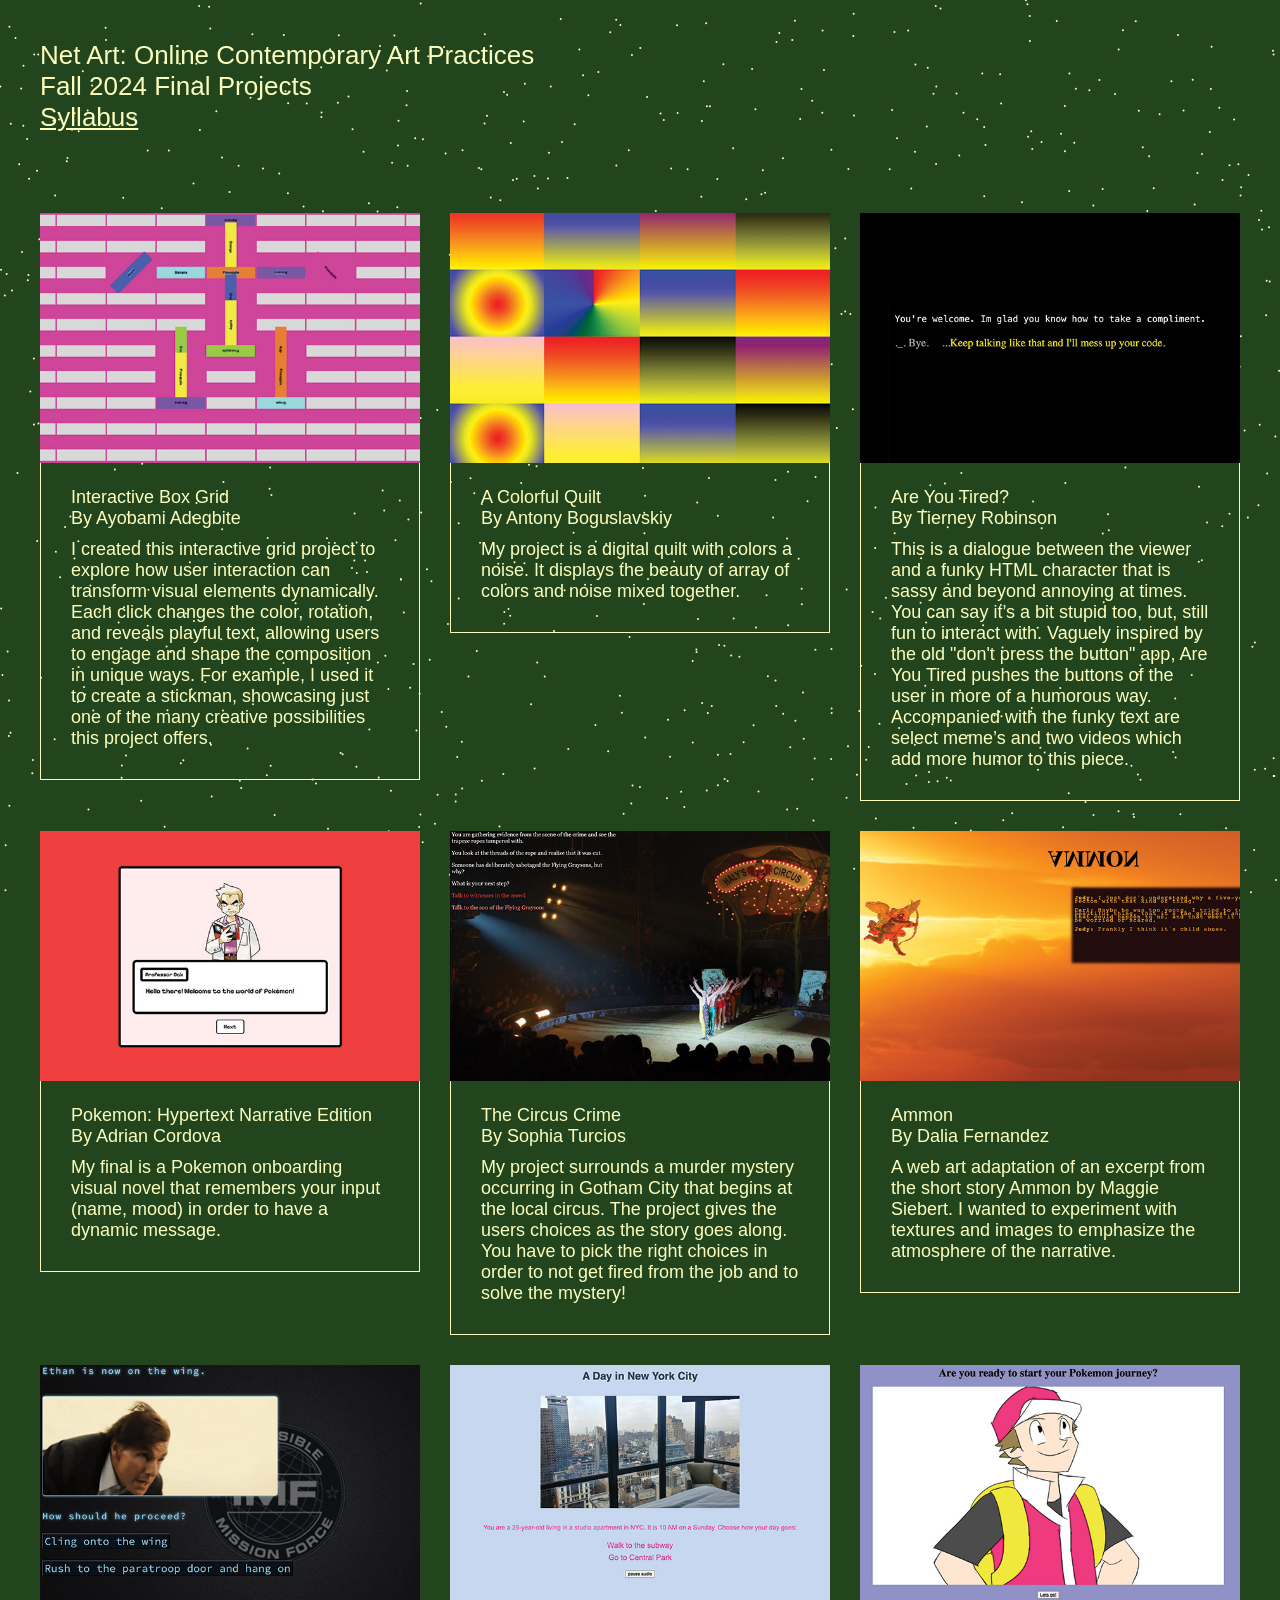
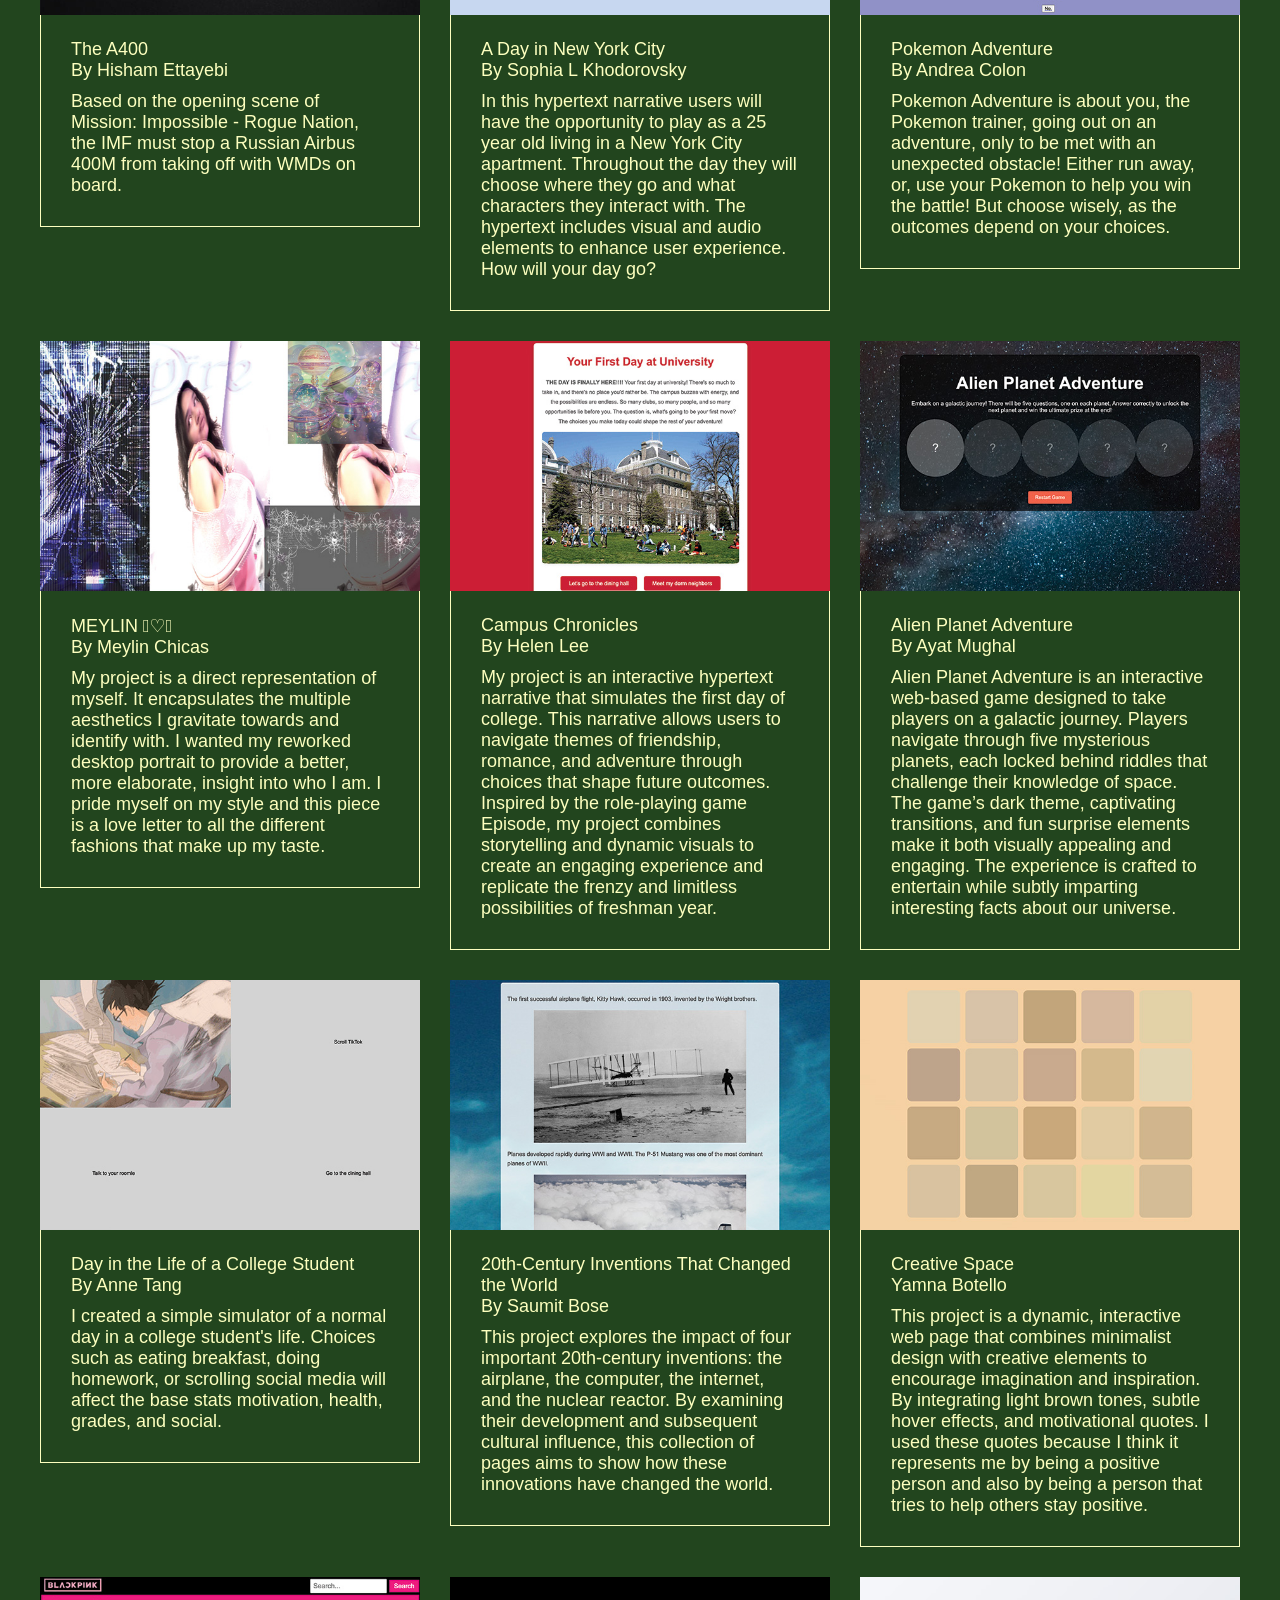
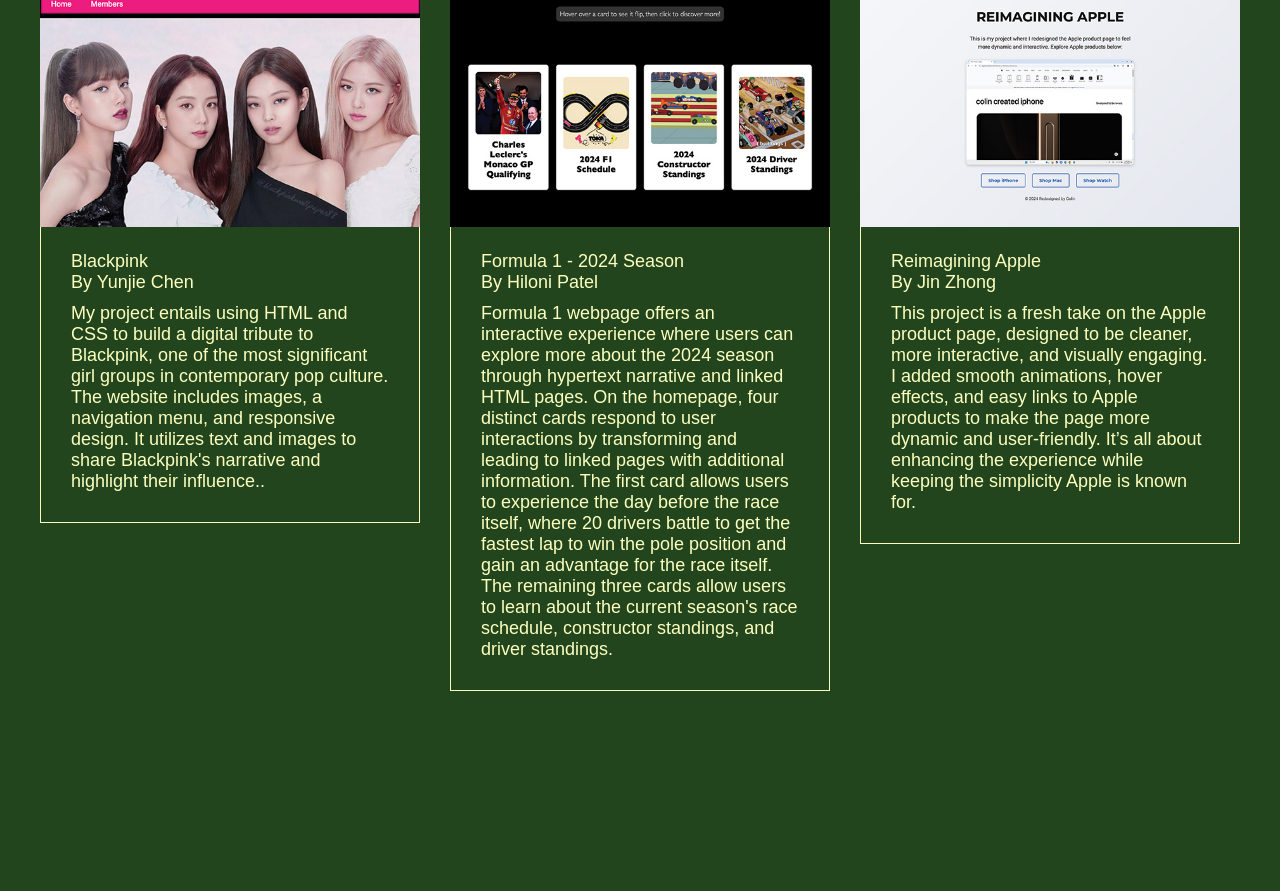
<file: exhibition/index.html>
<!DOCTYPE html>
<html lang="en">

<head>
  <meta charset="UTF-8">
  <meta name="viewport" content="width=device-width, initial-scale=1.0">
  <link rel="stylesheet" href="style.css">
  <link rel="icon" type="image/x-icon" href="img/favicon.ico">
  <title>Net Art: Online Contemporary Art Practices</title>
  <style>
  </style>
</head>

<body>


  <div class="intro">
    Net Art: Online Contemporary Art Practices<br>
    Fall 2024 Final Projects<br>
    <a
      href="https://docs.google.com/document/d/1cRj8BVva2K4J2I3PtOFCOKs5Z78Xg0tO_2DOMsREsqs/edit?usp=sharing">Syllabus</a><br>
  </div>

  <div class="container">

    <div class="row">
      <div class="module">
        <a href="https://ayobamiama.github.io/fall-2024/Final%20Transformation%20Project/"> <img src="img/ayobami.jpg"
            alt="Final Project Image"></a>
        <div class="module-content">
          <div class="project-name">Interactive Box Grid</div>
          <div class="artist-name">By Ayobami Adegbite</div>
          <div class="project-description">I created this interactive grid project to explore how user interaction can
            transform visual
            elements dynamically. Each click changes the color, rotation, and reveals playful text,
            allowing users to engage and shape the composition in unique ways. For example, I used it to
            create a stickman, showcasing just one of the many creative possibilities this project offers.</div>
        </div>
      </div>

      <div class="module">
        <a href="https://gadyamedia.github.io/2024_net_art/quilt/"><img src="img/antony.jpg"
            alt="Final Project Image"></a>
        <div class="module-content">
          <div class="project-name">A Colorful Quilt</div>
          <div class="artist-name">By Antony Boguslavskiy</div>
          <div class="project-description">My project is a digital quilt with colors a noise. It displays the beauty of
            array of colors and noise mixed together.</div>
        </div>
      </div>

      <div class="module">
        <a
          href="https://tierneyrobinson.github.io/NETART-ONLINE_FALL_2024/Final-Hypertext_Nar/Are_You_Tired/AreYouTired.html">
          <img src="img/tierney.jpg" alt="Final Project Image"></a>
        <div class="module-content">
          <div class="project-name">Are You Tired?</div>
          <div class="artist-name">By Tierney Robinson</div>
          <div class="project-description">This is a dialogue between the viewer and a funky HTML character that is
            sassy and beyond annoying at times. You can say it’s a bit stupid too, but, still fun to interact with.
            Vaguely inspired by the old "don't press the button" app, Are You Tired pushes the buttons of the user in
            more of a humorous way. Accompanied with the funky text are select meme’s and two videos which add more
            humor to this piece.</div>
        </div>
      </div>

      <div class="module">
        <a href="https://adrian-cordova.github.io/net-art-fall2024/hypertext-final/menu.html"> <img src="img/adrian.jpg"
            alt="Final Project Image"></a>
        <div class="module-content">
          <div class="project-name">Pokemon: Hypertext Narrative Edition</div>
          <div class="artist-name">By Adrian Cordova</div>
          <div class="project-description">My final is a Pokemon onboarding visual novel that remembers your input
            (name, mood) in order to have a dynamic message.</div>
        </div>
      </div>




      <div class="module">
        <a href="https://soitau.github.io/net-art/netart/finals/"> <img src="img/sophiat.jpg"
            alt="Final Project Image"></a>
        <div class="module-content">
          <div class="project-name">The Circus Crime</div>
          <div class="artist-name">By Sophia Turcios</div>
          <div class="project-description">My project surrounds a murder mystery occurring in Gotham City that begins at
            the local circus. The project gives the users choices as the story goes along. You have to pick the right
            choices in order to not get fired from the job and to solve the mystery!</div>
        </div>
      </div>

      <div class="module">
        <a href="https://dalia-fernandez-downs.github.io/net-art/ammon/pge1.html"> <img src="img/dalia.jpg"
            alt="Final Project Image"></a>
        <div class="module-content">
          <div class="project-name">Ammon</div>
          <div class="artist-name">By Dalia Fernandez</div>
          <div class="project-description">A web art adaptation of an excerpt from the short story Ammon by Maggie
            Siebert. I wanted to experiment with textures and images to emphasize the atmosphere of the narrative.</div>
        </div>
      </div>



      <div class="module">
        <a href="https://hisham2025.github.io/Hisham-net.art/hypertext-revisited/index.html"> <img src="img/hisham.jpg"
            alt="Final Project Image"></a>
        <div class="module-content">
          <div class="project-name">The A400</div>
          <div class="artist-name">By Hisham Ettayebi</div>
          <div class="project-description">Based on the opening scene of Mission: Impossible - Rogue Nation, the IMF
            must stop a Russian Airbus 400M from taking off with WMDs on board.</div>
        </div>
      </div>




      <div class="module">
        <a href="https://sophiakho1.github.io/sophia-net-art-2024/hypertext/intro.html"> <img src="img/sophia.jpg"
            alt="Final Project Image"></a>
        <div class="module-content">
          <div class="project-name">A Day in New York City</div>
          <div class="artist-name">By Sophia L Khodorovsky</div>
          <div class="project-description">In this hypertext narrative users will have the opportunity to play as a 25
            year
            old living in a New York City apartment. Throughout the day they will choose where they go and
            what characters they interact with. The hypertext includes visual and audio elements to enhance
            user experience. How will your day go?
          </div>
        </div>
      </div>

      <div class="module">
        <a href="https://acolonrutgers.github.io/net_art_f2024/hypertextfinal/index.html"> <img
            src="img/andrea.jpg" alt="Final Project Image"></a>
        <div class="module-content">
          <div class="project-name">Pokemon Adventure</div>
          <div class="artist-name">By Andrea Colon</div>
          <div class="project-description">Pokemon Adventure is about you, the Pokemon trainer, going out on an
            adventure, only to be met with an unexpected obstacle! Either run away, or, use your Pokemon to help you win
            the battle! But choose wisely, as the outcomes depend on your choices. </div>
        </div>
      </div>

      <div class="module">
        <a href="https://meylinchicas.github.io/net_art_fall_2024/final/"> <img src="img/meylin.jpg"
            alt="Final Project Image"></a>
        <div class="module-content">
          <div class="project-name">MEYLIN 𓆩♡𓆪</div>
          <div class="artist-name">By Meylin Chicas</div>
          <div class="project-description">My project is a direct representation of myself. It encapsulates the multiple
            aesthetics I gravitate towards and identify with. I wanted my reworked desktop portrait to provide a better,
            more elaborate, insight into who I am. I pride myself on my style and this piece is a love letter to all the
            different fashions that make up my taste.</div>
        </div>
      </div>


      <div class="module">
        <a href="https://len778.github.io/2024_net_art/hypertext_final/hypertext.html"> <img src="img/helen.jpg"
            alt="Final Project Image"></a>
        <div class="module-content">
          <div class="project-name">Campus Chronicles</div>
          <div class="artist-name">By Helen Lee</div>
          <div class="project-description">My project is an interactive hypertext narrative that simulates the first day
            of college. This narrative allows users to navigate themes of friendship, romance, and adventure through
            choices that shape future outcomes. Inspired by the role-playing game Episode, my project combines
            storytelling and dynamic visuals to create an engaging experience and replicate the frenzy and limitless
            possibilities of freshman year.
          </div>
        </div>
      </div>


      <div class="module">
        <a href="https://ayatmughal99.github.io/Netart_Hub/Galaxy/Galaxy.html"> <img src="img/ayat.jpg"
            alt="Final Project Image"></a>
        <div class="module-content">
          <div class="project-name">Alien Planet Adventure</div>
          <div class="artist-name">By Ayat Mughal</div>
          <div class="project-description">Alien Planet Adventure is an interactive web-based game designed to take
            players on a galactic journey. Players navigate through five mysterious planets, each locked behind riddles
            that challenge their knowledge of space. The game’s dark theme, captivating transitions, and fun surprise
            elements make it both visually appealing and engaging. The experience is crafted to entertain while subtly
            imparting interesting facts about our universe.
          </div>
        </div>
      </div>







      <div class="module">
        <a href="https://matchayuan.github.io/fall24-netart/hypertext/index.html"> <img src="img/anne.jpg"
            alt="Final Project Image"></a>
        <div class="module-content">
          <div class="project-name">Day in the Life of a College Student</div>
          <div class="artist-name">By Anne Tang</div>
          <div class="project-description">I created a simple simulator of a normal day in a college student's life.
            Choices such as eating breakfast, doing homework, or scrolling social media will affect the base stats
            motivation, health, grades, and social. </div>
        </div>
      </div>





      <div class="module">
        <a href="https://sbose03.github.io/net-art-Fall2024/hypertext.redraft.final/main.html"> <img
            src="img/saumit.jpg" alt="Final Project Image"></a>
        <div class="module-content">
          <div class="project-name">20th-Century Inventions That Changed the World</div>
          <div class="artist-name">By Saumit Bose</div>
          <div class="project-description">This project explores the impact of four important 20th-century inventions:
            the airplane, the
            computer, the internet, and the nuclear reactor. By examining their development and
            subsequent cultural influence, this collection of pages aims to show how these innovations have
            changed the world.</div>
        </div>
      </div>

      <div class="module">
        <a href="https://yamnabotello.github.io/net-art/Creative%20Space/index.html"> <img src="img/yamna.jpg"
            alt="Final Project Image"></a>
        <div class="module-content">
          <div class="project-name">Creative Space</div>
          <div class="artist-name">Yamna Botello</div>
          <div class="project-description">This project is a dynamic, interactive web page that combines minimalist
            design with creative elements to encourage imagination and inspiration. By integrating light brown tones,
            subtle hover effects, and motivational quotes. I used these quotes because I think it represents me by being
            a positive person and also by being a person that tries to help others stay positive. </div>
        </div>
      </div>

      <div class="module">
        <a href="https://yc1416.github.io/Net-Art/finalexhibition/index.html"><img src="img/yunjie.jpg"
            alt="Final Project Image"></a>
        <div class="module-content">
          <div class="project-name">Blackpink</div>
          <div class="artist-name">By Yunjie Chen</div>
          <div class="project-description">My project entails using HTML and CSS to build a digital tribute to
            Blackpink, one of the most significant girl groups in contemporary pop culture.
            The website includes images, a navigation menu, and responsive design. It utilizes text and images to
            share Blackpink's narrative and highlight their influence..</div>
        </div>
      </div>

      <div class="module">
        <a href="https://hilonipatel.github.io/net-art/final/index.html"> <img src="img/hiloni.jpg"
            alt="Final Project Image"></a>
        <div class="module-content">
          <div class="project-name">Formula 1 - 2024 Season</div>
          <div class="artist-name">By Hiloni Patel</div>
          <div class="project-description">Formula 1 webpage offers an interactive experience where users can explore
            more about the 2024 season through hypertext narrative and linked HTML pages. On the homepage, four distinct
            cards respond to user interactions by transforming and leading to linked pages with additional information.
            The first card allows users to experience the day before the race itself, where 20 drivers battle to get the
            fastest lap to win the pole position and gain an advantage for the race itself. The remaining three cards
            allow users to learn about the current season's race schedule, constructor standings, and driver standings.
          </div>
        </div>
      </div>

      <div class="module">
        <a href="https://jin9777.github.io/2024-fall/final%20hack/"> <img src="img/jin.jpg"
            alt="Final Project Image"></a>
        <div class="module-content">
          <div class="project-name">Reimagining Apple</div>
          <div class="artist-name">By Jin Zhong</div>
          <div class="project-description">This project is a fresh take on the Apple product page, designed to be
            cleaner, more interactive, and visually engaging. I added smooth animations, hover effects, and easy links
            to Apple products to make the page more dynamic and user-friendly. It’s all about enhancing the experience
            while keeping the simplicity Apple is known for. </div>
        </div>
      </div>

    </div>
  </div>

  <canvas id="rainCanvas"></canvas>
  <script src="raindrop.js"></script>
</body>

</html>
</file>
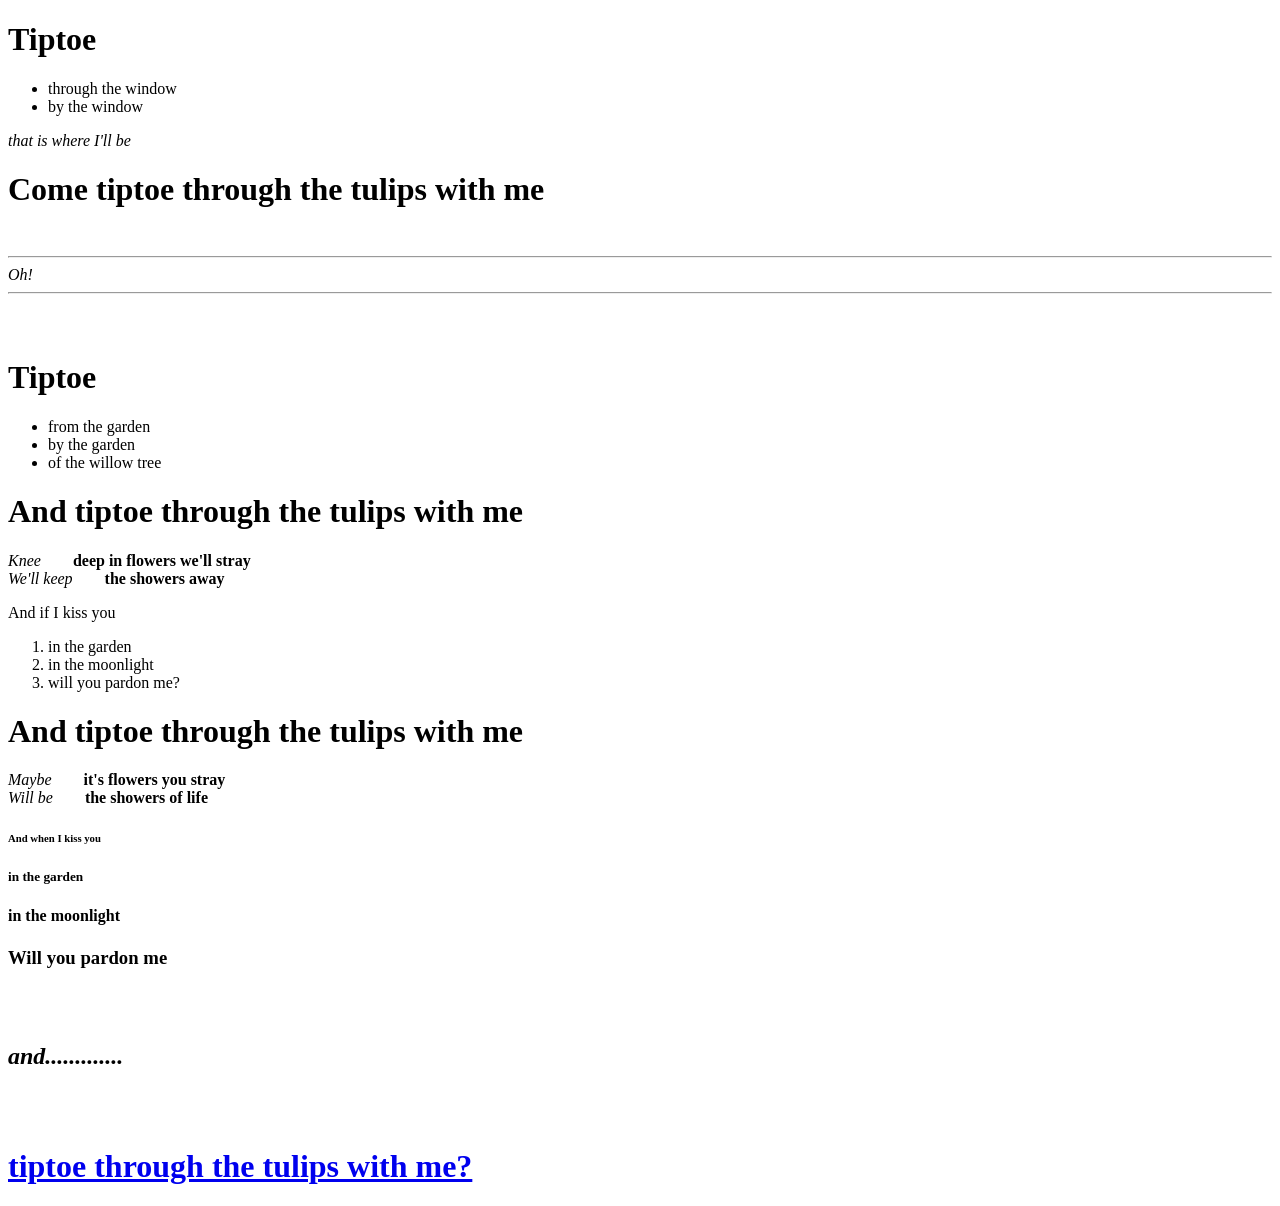
<file: poem/poem.html>
<!DOCTYPE html>
<html lang="en">
<head>
  <meta charset="UTF-8">
  <title>Tiptoe Through the Tulips</title>
  <meta name="viewport" content="width=device-width,initial-scale=1">
</head>
<body>
    <h1>Tiptoe</h1>
    
    <ul>
      <li>through the window</li>
      <li>by the window</li>
    </ul> 
    <em>that is where I'll be</em>
    
    <h1>Come tiptoe through the tulips with me</h1>
    <br>
    <hr>
    <em>Oh!</em>
    <hr>
    <br>
    <br>
    
    <h1>Tiptoe</h1>
    <ul>
      <li>from the garden</li>
      <li>by the garden</li>
      <li>of the willow tree</li>
    </ul> 
    <h1>And tiptoe through the tulips with me</h1>
    <em>Knee</em>&nbsp;&nbsp;&nbsp;&nbsp;&nbsp;&nbsp;&nbsp; <strong>deep in flowers we'll stray</strong><br>
    <em>We'll keep</em>&nbsp;&nbsp;&nbsp;&nbsp;&nbsp;&nbsp;&nbsp; <strong>the showers away</strong><br>
     
    <p>And if I kiss you</p>
    
    <ol>
      <li>in the garden</li>
      <li>in the moonlight</li>
      <li>will you pardon me?</li>
    </ol> 

    <h1>And tiptoe through the tulips with me</h1>
    
    <em>Maybe</em>&nbsp;&nbsp;&nbsp;&nbsp;&nbsp;&nbsp;&nbsp; <strong>it's flowers you stray</strong><br>
    <em>Will be</em>&nbsp;&nbsp;&nbsp;&nbsp;&nbsp;&nbsp;&nbsp; <strong>the showers of life</strong><br>
    
    <h6>And when I kiss you</h6> 
    <h5>in the garden</h5>
    <h4>in the moonlight</h4>
    <h3>Will you pardon me</h3>
    <br>
    <br>
    <h2><em>and.............</em></h2>
    <br>
    <br>


    
    <h1><a href="https://www.youtube.com/watch?v=Aw_xjtHFZo0">tiptoe through the tulips with me?</a></h1>
</body>
</html>
</file>
<file: exhibition/style.css>
body {
  font-family: Arial, Helvetica, sans-serif;
  margin: 0;
  padding: 0;
  background-color: #22451e;
}

canvas {
  position: fixed;
  top: 0;
  left: 0;
  width: 100vw;
  height: 100vh;
  z-index: -1;
}

.container {
  margin: 0 auto;
  padding-left: 40px;
  padding-right: 40px;
  padding-bottom: 200px;
}

.row {
  display: flex;
  flex-wrap: wrap;
  justify-content: flex-start;
  margin: -15px;
}

.module {
  flex: 0 1 calc(33.333% - 30px);
  margin: 15px;
  transition: transform 0.2s;
}

.module:hover {
  transform: translateY(-5px);
}

.module img {
  width: 100%;
  height: 250px;
  object-fit: cover;
}

a {
  margin: 0;
  padding: 0;
  color: #fdffbf;
}

a:visited {
  color: #fdffbf;
  text-decoration: underline;
}

a:hover {
  color: #f2fa02;
}

.module-content {
  padding: 30px 30px 30px 30px;
  font-size: 18px;
  color: #fdffbf;
  margin-top: -10px;
  border-right: 1px #fdffbf solid;
  border-left: 1px #fdffbf solid;
  border-bottom: 1px #fdffbf solid;
}

.artist-name {
  margin-bottom: 10px;
}

.project-description {}

.intro {
  font-size: 26px;
  margin: 40px 40px 80px 40px;
  color: #fdffbf;
}

@media (max-width: 991px) {
  .module {
    flex: 0 1 calc(50% - 30px);
  }
  .intro {
    font-size: 22px;
  }
}

@media (max-width: 768px) {
  .module {
    flex: 0 1 calc(100% - 30px);
    font-size: 20px;
  }
  .intro {
    font-size: 20px;
  }

  .row {
    justify-content: center;
  }
}
</file>
